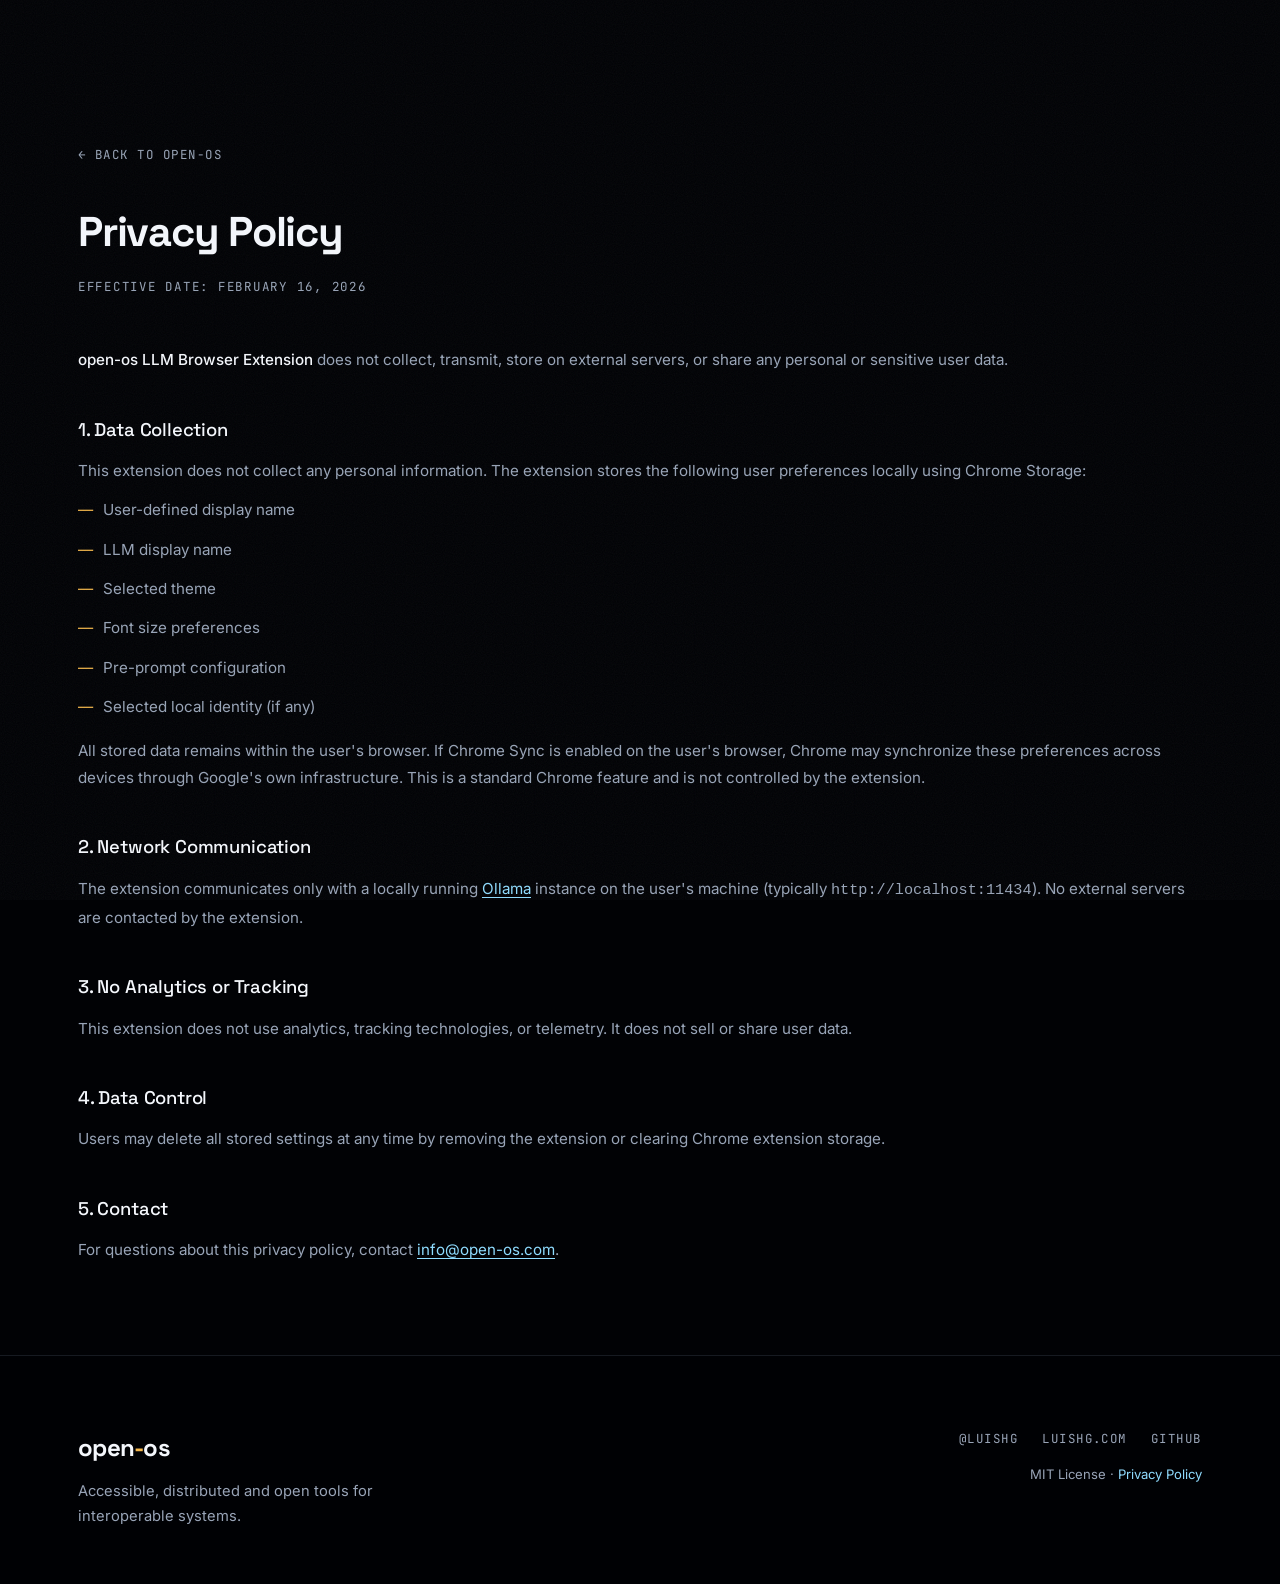
<file: privacy.html>
<!DOCTYPE html>
<html lang="en">
<head>
    <meta charset="UTF-8">
    <meta name="viewport" content="width=device-width, initial-scale=1.0">
    <meta name="description" content="Privacy Policy — open-os LLM Browser Extension">
    <title>Privacy Policy — open-os</title>
    <meta name="theme-color" content="#04060a">
    <link rel="icon" type="image/svg+xml" href="images/favicon.svg">
    <link rel="preconnect" href="https://fonts.googleapis.com">
    <link rel="preconnect" href="https://fonts.gstatic.com" crossorigin>
    <link href="https://fonts.googleapis.com/css2?family=Space+Grotesk:wght@500;700&family=Inter:wght@400;500;600&family=JetBrains+Mono:wght@400;500&display=swap" rel="stylesheet">
    <link rel="stylesheet" href="css/style.css">
    <style>
        .privacy {
            padding: 140px 0 80px;
        }
        .privacy h1 {
            font-family: var(--font-display);
            font-size: clamp(1.9rem, 5vw, 2.6rem);
            font-weight: 700;
            letter-spacing: -0.03em;
            margin-bottom: 8px;
        }
        .privacy .effective-date {
            font-family: var(--font-mono);
            font-size: 0.78rem;
            text-transform: uppercase;
            letter-spacing: 0.14em;
            color: var(--text-muted);
            margin-bottom: 48px;
        }
        .privacy h2 {
            font-family: var(--font-display);
            font-size: 1.15rem;
            font-weight: 500;
            margin-top: 40px;
            margin-bottom: 12px;
            letter-spacing: -0.01em;
        }
        .privacy p,
        .privacy li {
            color: var(--text-muted);
            font-size: 0.95rem;
            margin-bottom: 12px;
            line-height: 1.8;
        }
        .privacy ul {
            list-style: none;
            padding-left: 0;
            margin-bottom: 16px;
        }
        .privacy li::before {
            content: "\2014";
            color: var(--amber);
            margin-right: 10px;
        }
        .privacy p a {
            text-decoration: underline;
            text-underline-offset: 3px;
        }
        .privacy strong {
            color: var(--text);
            font-weight: 500;
        }
        .back-link {
            display: inline-block;
            margin-bottom: 32px;
            font-family: var(--font-mono);
            font-size: 0.78rem;
            text-transform: uppercase;
            letter-spacing: 0.12em;
            color: var(--text-muted);
        }
        .back-link:hover {
            color: var(--accent-light);
        }
    </style>
</head>
<body>

    <main class="privacy">
        <div class="container">
            <a href="/" class="back-link">&larr; back to open-os</a>
            <h1>Privacy Policy</h1>
            <p class="effective-date">Effective date: February 16, 2026</p>

            <p><strong>open-os LLM Browser Extension</strong> does not collect, transmit, store on external servers, or share any personal or sensitive user data.</p>

            <h2>1. Data Collection</h2>
            <p>This extension does not collect any personal information. The extension stores the following user preferences locally using Chrome Storage:</p>
            <ul>
                <li>User-defined display name</li>
                <li>LLM display name</li>
                <li>Selected theme</li>
                <li>Font size preferences</li>
                <li>Pre-prompt configuration</li>
                <li>Selected local identity (if any)</li>
            </ul>
            <p>All stored data remains within the user's browser. If Chrome Sync is enabled on the user's browser, Chrome may synchronize these preferences across devices through Google's own infrastructure. This is a standard Chrome feature and is not controlled by the extension.</p>

            <h2>2. Network Communication</h2>
            <p>The extension communicates only with a locally running <a href="https://ollama.com" target="_blank" rel="noopener">Ollama</a> instance on the user's machine (typically <code>http://localhost:11434</code>). No external servers are contacted by the extension.</p>

            <h2>3. No Analytics or Tracking</h2>
            <p>This extension does not use analytics, tracking technologies, or telemetry. It does not sell or share user data.</p>

            <h2>4. Data Control</h2>
            <p>Users may delete all stored settings at any time by removing the extension or clearing Chrome extension storage.</p>

            <h2>5. Contact</h2>
            <p>For questions about this privacy policy, contact <a href="mailto:info@open-os.com">info@open-os.com</a>.</p>
        </div>
    </main>

    <footer class="footer">
        <div class="container footer-inner">
            <div class="footer-brand-block">
                <p class="footer-brand">open<span class="accent">-</span>os</p>
                <p class="footer-tagline">Accessible, distributed and open tools for interoperable systems.</p>
            </div>
            <div class="footer-links-block">
                <p class="footer-author">
                    <a href="https://x.com/luishg" target="_blank" rel="noopener">@luishg</a>
                    <a href="https://luishg.com" target="_blank" rel="noopener">luishg.com</a>
                    <a href="https://github.com/luishg" target="_blank" rel="noopener">GitHub</a>
                </p>
                <p class="footer-license">MIT License &middot; <a href="/privacy.html">Privacy Policy</a></p>
            </div>
        </div>
    </footer>

</body>
</html>
</file>
<file: css/style.css>
/* ==========================================================================
   open-os — design system
   One continuous vertical artwork behind the whole page: the explorer at
   the base of a colossal machine-canyon, ascending toward the light as you
   scroll. Near-black glass panels, gold/cyan accents. Zero build step.
   ========================================================================== */

/* ----- Reset & tokens ----- */
*, *::before, *::after {
    box-sizing: border-box;
    margin: 0;
    padding: 0;
}

:root {
    --bg: #010205;
    --panel: rgba(2, 4, 9, 0.86);
    --bg-device: #05070d;
    --text: #f4f7fc;
    --text-body: #c5cfdd;
    --text-muted: #98a4b7;
    --accent: #56c8ff;          /* circuit cyan */
    --accent-light: #8fdcff;
    --amber: #f6b84b;           /* the light column */
    --amber-light: #ffd584;
    --border: rgba(170, 195, 230, 0.13);
    --border-strong: rgba(170, 195, 230, 0.30);

    --font-display: 'Space Grotesk', 'Inter', sans-serif;
    --font-body: 'Inter', -apple-system, BlinkMacSystemFont, sans-serif;
    --font-mono: 'JetBrains Mono', 'SF Mono', monospace;

    --container: 1180px;
    --radius: 12px;
    --radius-lg: 20px;
    --ease-out: cubic-bezier(0.16, 1, 0.3, 1);

    /* artwork aspect ratio: 6688 / 3764 */
    --bg-ratio: 1.7768;
}

html {
    scroll-behavior: smooth;
    scroll-padding-top: 80px;
    background-color: var(--bg);
}

body {
    font-family: var(--font-body);
    background-color: var(--bg);
    color: var(--text);
    line-height: 1.7;
    font-size: 16px;
    -webkit-font-smoothing: antialiased;
    overflow-x: hidden;
}

::selection {
    background: rgba(246, 184, 75, 0.4);
    color: #ffffff;
}

img {
    max-width: 100%;
    display: block;
}

a {
    color: var(--accent-light);
    text-decoration: none;
    transition: color 0.2s ease;
}

a:hover {
    color: #ffffff;
}

a:focus-visible,
button:focus-visible {
    outline: 2px solid var(--amber);
    outline-offset: 3px;
    border-radius: 2px;
}

.container {
    max-width: var(--container);
    margin: 0 auto;
    padding: 0 28px;
}

.sr-only {
    position: absolute;
    width: 1px;
    height: 1px;
    padding: 0;
    margin: -1px;
    overflow: hidden;
    clip: rect(0 0 0 0);
    white-space: nowrap;
    border: 0;
}

.skip-link {
    position: fixed;
    top: -100px;
    left: 16px;
    z-index: 100;
    padding: 12px 20px;
    background: var(--amber);
    color: #1a1003;
    font-weight: 600;
    border-radius: var(--radius);
    transition: top 0.2s ease;
}

.skip-link:focus {
    top: 16px;
    color: #1a1003;
}

/* Film grain over everything */
body::after {
    content: '';
    position: fixed;
    inset: 0;
    z-index: 60;
    pointer-events: none;
    opacity: 0.05;
    background-image: url("data:image/svg+xml,%3Csvg xmlns='http://www.w3.org/2000/svg' width='160' height='160'%3E%3Cfilter id='n'%3E%3CfeTurbulence type='fractalNoise' baseFrequency='0.9' numOctaves='2'/%3E%3C/filter%3E%3Crect width='160' height='160' filter='url(%23n)'/%3E%3C/svg%3E");
}

/* ----- Page background: the continuous artwork ----- */
.page-bg {
    position: fixed;
    inset: 0;
    z-index: 0;
    overflow: hidden;
    pointer-events: none;
    background: var(--bg);
}

/* Without JS the hero composition (explorer at the base) stays fixed.
   JS pans the image upward through the canyon as the page scrolls. */
.page-bg img {
    position: absolute;
    bottom: 0;
    left: 50%;
    transform: translateX(-50%);
    width: max(100vw, 84.5vh); /* tall enough to always cover and leave travel */
    height: auto;
    will-change: transform;
}

main, .footer, .site-nav {
    position: relative;
    z-index: 1;
}

/* ----- Shared type ----- */
.kicker {
    font-family: var(--font-mono);
    font-size: 0.75rem;
    font-weight: 500;
    text-transform: uppercase;
    letter-spacing: 0.22em;
    color: var(--accent-light);
    margin-bottom: 24px;
}

.kicker-dot {
    display: inline-block;
    width: 8px;
    height: 8px;
    margin-right: 12px;
    border-radius: 50%;
    background: var(--amber);
    box-shadow: 0 0 12px rgba(246, 184, 75, 0.9);
    animation: pulse 2.4s ease-in-out infinite;
    vertical-align: 1px;
}

@keyframes pulse {
    0%, 100% { opacity: 1; }
    50% { opacity: 0.35; }
}

.statement {
    font-family: var(--font-display);
    font-size: clamp(1.9rem, 4.2vw, 3.4rem);
    font-weight: 500;
    line-height: 1.15;
    letter-spacing: -0.02em;
    max-width: 21em;
    color: #ffffff;
}

.statement em {
    font-style: normal;
    color: var(--amber-light);
}

.statement-sub {
    margin-top: 24px;
    font-size: clamp(1.05rem, 1.6vw, 1.3rem);
    color: var(--text-muted);
    max-width: 36em;
}

.ext {
    font-size: 0.75em;
    margin-left: 0.35em;
    display: inline-block;
}

/* ----- Panels: near-black glass over the artwork ----- */
.panel {
    background: var(--panel);
    backdrop-filter: blur(18px) saturate(140%);
    -webkit-backdrop-filter: blur(18px) saturate(140%);
    border: 1px solid var(--border);
    border-radius: var(--radius-lg);
    padding: clamp(36px, 5vw, 64px);
    box-shadow: 0 30px 80px rgba(0, 0, 0, 0.55);
}

.panel-slim {
    padding: clamp(28px, 4vw, 48px) clamp(36px, 5vw, 64px);
}

/* ----- Buttons ----- */
.btn {
    display: inline-block;
    padding: 15px 32px;
    border-radius: 8px;
    font-size: 0.95rem;
    font-weight: 600;
    letter-spacing: -0.01em;
    transition: transform 0.25s var(--ease-out), box-shadow 0.25s var(--ease-out),
                background 0.25s ease, border-color 0.25s ease, color 0.2s ease;
}

.btn-primary {
    background: var(--amber);
    color: #1a1003;
}

.btn-primary:hover {
    background: var(--amber-light);
    color: #1a1003;
    transform: translateY(-2px);
    box-shadow: 0 10px 44px rgba(246, 184, 75, 0.45);
}

.btn-ghost {
    border: 1px solid rgba(244, 247, 252, 0.45);
    color: var(--text);
    background: rgba(1, 2, 5, 0.35);
}

.btn-ghost:hover {
    border-color: var(--amber-light);
    color: #ffffff;
    transform: translateY(-2px);
}

/* ----- Navigation ----- */
.site-nav {
    position: fixed;
    top: 0;
    left: 0;
    right: 0;
    z-index: 50;
    transition: background 0.35s ease, border-color 0.35s ease, backdrop-filter 0.35s ease;
    border-bottom: 1px solid transparent;
}

.site-nav.scrolled {
    background: rgba(1, 2, 5, 0.82);
    backdrop-filter: blur(14px) saturate(160%);
    -webkit-backdrop-filter: blur(14px) saturate(160%);
    border-bottom-color: var(--border);
}

.site-nav-inner {
    max-width: var(--container);
    margin: 0 auto;
    padding: 18px 28px;
    display: flex;
    align-items: center;
    justify-content: space-between;
}

.wordmark {
    font-family: var(--font-display);
    font-size: 1.25rem;
    font-weight: 700;
    letter-spacing: -0.03em;
    color: #ffffff;
    white-space: nowrap;
    text-shadow: 0 1px 12px rgba(0, 0, 0, 0.8);
}

.wordmark:hover {
    color: var(--amber-light);
}

.nav-links {
    list-style: none;
    display: flex;
    gap: 32px;
}

.nav-links a {
    font-family: var(--font-mono);
    font-size: 0.72rem;
    font-weight: 500;
    text-transform: uppercase;
    letter-spacing: 0.16em;
    color: #d7dfeb;
    text-shadow: 0 1px 10px rgba(0, 0, 0, 0.9);
}

.nav-links a:hover {
    color: var(--amber-light);
}

/* ----- Hero ----- */
.hero {
    position: relative;
    min-height: 100vh;
    min-height: 100svh;
    display: flex;
    align-items: center;
}

/* Soft scrim: keeps the nav legible and seats the title on the light column */
.hero-veil {
    position: absolute;
    inset: 0;
    background:
        linear-gradient(to bottom, rgba(1, 2, 5, 0.55) 0%, rgba(1, 2, 5, 0) 20%),
        radial-gradient(ellipse 60% 42% at 50% 40%, rgba(1, 2, 5, 0.52) 0%, rgba(1, 2, 5, 0) 70%);
}

.hero-content {
    position: relative;
    z-index: 2;
    width: 100%;
    max-width: var(--container);
    margin: 0 auto;
    padding: 0 28px;
    text-align: center;
    transform: translateY(-6vh);
}

.hero-content .kicker {
    text-shadow: 0 1px 14px rgba(0, 0, 0, 0.95);
}

.hero-title {
    font-family: var(--font-display);
    font-size: clamp(4.2rem, 12vw, 9.5rem);
    font-weight: 700;
    line-height: 0.95;
    letter-spacing: -0.045em;
    color: #ffffff;
    margin-bottom: 20px;
    text-shadow: 0 4px 70px rgba(0, 0, 0, 0.85), 0 1px 18px rgba(0, 0, 0, 0.7);
}

.hero-title .accent {
    color: var(--amber);
}

.hero-tagline {
    font-size: clamp(1.1rem, 2.1vw, 1.45rem);
    color: #e8eef7;
    letter-spacing: -0.01em;
    line-height: 1.5;
    margin: 0 auto 44px;
    max-width: 34em;
    text-shadow: 0 2px 26px rgba(0, 0, 0, 0.9);
}

.hero-actions {
    display: flex;
    gap: 16px;
    flex-wrap: wrap;
    justify-content: center;
}

.scroll-cue {
    position: absolute;
    left: 50%;
    bottom: 28px;
    transform: translateX(-50%);
    z-index: 2;
    width: 1px;
    height: 56px;
    background: rgba(244, 247, 252, 0.22);
    overflow: hidden;
}

.scroll-cue span {
    position: absolute;
    top: -40%;
    left: 0;
    width: 100%;
    height: 40%;
    background: var(--amber-light);
    animation: cue 2.2s var(--ease-out) infinite;
}

@keyframes cue {
    0% { top: -40%; }
    70%, 100% { top: 110%; }
}

/* ----- Principles ----- */
.principles {
    padding: clamp(80px, 14vh, 160px) 0 0;
}

.principle-grid {
    list-style: none;
    display: grid;
    grid-template-columns: repeat(3, 1fr);
    gap: 40px;
    margin-top: clamp(48px, 7vh, 80px);
}

.principle {
    border-top: 1px solid var(--border-strong);
    padding-top: 28px;
}

.principle-index {
    font-family: var(--font-mono);
    font-size: 0.72rem;
    letter-spacing: 0.18em;
    color: var(--amber);
}

.principle h3 {
    font-family: var(--font-display);
    font-size: 1.35rem;
    font-weight: 500;
    letter-spacing: -0.01em;
    margin: 14px 0 10px;
    color: #ffffff;
}

.principle p {
    color: var(--text-muted);
    font-size: 0.95rem;
}

/* ----- Missions ----- */
.missions {
    padding: clamp(48px, 8vh, 96px) 0 0;
}

.missions-head {
    margin-bottom: 48px;
}

.mission {
    margin-bottom: 48px;
}

.mission-meta {
    display: flex;
    align-items: center;
    justify-content: space-between;
    gap: 16px;
    flex-wrap: wrap;
    margin-bottom: clamp(32px, 4vh, 48px);
}

.mission-index {
    font-family: var(--font-mono);
    font-size: 0.8rem;
    font-weight: 500;
    letter-spacing: 0.2em;
    color: var(--amber);
}

.mission-tags {
    display: flex;
    gap: 10px;
    flex-wrap: wrap;
}

.status {
    font-family: var(--font-mono);
    font-size: 0.62rem;
    font-weight: 500;
    padding: 6px 14px;
    text-transform: uppercase;
    letter-spacing: 0.14em;
    border-radius: 100px;
    border: 1px solid transparent;
}

.status-released {
    background: rgba(86, 200, 255, 0.1);
    border-color: rgba(86, 200, 255, 0.4);
    color: var(--accent-light);
}

.status-progress {
    background: rgba(246, 184, 75, 0.1);
    border-color: rgba(246, 184, 75, 0.4);
    color: var(--amber-light);
}

.status-production {
    background: rgba(74, 222, 128, 0.1);
    border-color: rgba(74, 222, 128, 0.4);
    color: #7df0ab;
}

.status-opensource {
    background: rgba(192, 132, 252, 0.1);
    border-color: rgba(192, 132, 252, 0.4);
    color: #d4b3fb;
}

.status-crossplatform {
    background: rgba(244, 114, 182, 0.1);
    border-color: rgba(244, 114, 182, 0.4);
    color: #fbb6d5;
}

.mission-body {
    display: grid;
    grid-template-columns: minmax(0, 5fr) minmax(0, 7fr);
    gap: clamp(36px, 4vw, 64px);
    align-items: center;
}

/* Alternate text/visual sides */
.mission:nth-of-type(even) .mission-text { order: 2; }
.mission:nth-of-type(even) .mission-visual { order: 1; }

.mission h3 {
    font-family: var(--font-display);
    font-size: clamp(1.8rem, 3vw, 2.5rem);
    font-weight: 700;
    letter-spacing: -0.025em;
    line-height: 1.1;
    margin-bottom: 12px;
    color: #ffffff;
}

.mission-subtitle {
    font-size: 1.1rem;
    color: var(--accent-light);
    letter-spacing: -0.01em;
    margin-bottom: 22px;
}

.mission-text > p {
    color: var(--text-body);
    font-size: 0.98rem;
    margin-bottom: 14px;
}

.mission-note {
    color: var(--text-muted);
    font-size: 0.9rem;
}

.mission-motto {
    font-family: var(--font-display);
    font-size: 1.2rem;
    color: var(--amber-light);
}

.mission-stats {
    display: flex;
    gap: 32px;
    flex-wrap: wrap;
    margin: 22px 0;
}

.mission-stats span {
    font-family: var(--font-display);
    font-size: 1.6rem;
    font-weight: 700;
    color: #ffffff;
    line-height: 1.2;
}

.mission-stats small {
    display: block;
    font-family: var(--font-mono);
    font-size: 0.62rem;
    font-weight: 400;
    text-transform: uppercase;
    letter-spacing: 0.14em;
    color: var(--text-muted);
    margin-top: 4px;
}

.mission-links {
    margin-top: 28px;
    display: flex;
    gap: 28px;
    flex-wrap: wrap;
}

.arrow-link {
    font-family: var(--font-mono);
    font-size: 0.78rem;
    font-weight: 500;
    text-transform: uppercase;
    letter-spacing: 0.12em;
    color: var(--text);
    padding-bottom: 6px;
    border-bottom: 1px solid var(--border-strong);
    transition: color 0.2s ease, border-color 0.2s ease;
}

.arrow-link::after {
    content: '\2192';
    margin-left: 0.6em;
    color: var(--amber);
    display: inline-block;
    transition: transform 0.25s var(--ease-out);
}

.arrow-link:hover {
    color: var(--amber-light);
    border-bottom-color: var(--amber-light);
}

.arrow-link:hover::after {
    transform: translateX(4px);
}

/* ----- Device frames (screenshots) ----- */
.device {
    border-radius: var(--radius);
    background: var(--bg-device);
    border: 1px solid var(--border);
    overflow: hidden;
    box-shadow: 0 30px 80px rgba(0, 0, 0, 0.6);
    transition: transform 0.4s var(--ease-out), box-shadow 0.4s var(--ease-out), border-color 0.3s ease;
    transform-style: preserve-3d;
}

.device:hover {
    border-color: rgba(246, 184, 75, 0.45);
    box-shadow:
        0 0 24px rgba(246, 184, 75, 0.14),
        0 0 70px rgba(246, 184, 75, 0.08),
        0 40px 90px rgba(0, 0, 0, 0.6);
}

.device-bar {
    display: flex;
    align-items: center;
    gap: 14px;
    padding: 11px 16px;
    background: rgba(170, 195, 230, 0.06);
    border-bottom: 1px solid var(--border);
}

.device-dots {
    display: flex;
    gap: 6px;
}

.device-dots i {
    width: 9px;
    height: 9px;
    border-radius: 50%;
    background: rgba(170, 195, 230, 0.28);
}

.device-terminal .device-dots i:first-child { background: rgba(251, 113, 133, 0.55); }
.device-terminal .device-dots i:nth-child(2) { background: rgba(246, 184, 75, 0.55); }
.device-terminal .device-dots i:last-child  { background: rgba(74, 222, 128, 0.55); }

.device-url {
    font-family: var(--font-mono);
    font-size: 0.68rem;
    letter-spacing: 0.06em;
    color: var(--text-muted);
    white-space: nowrap;
    overflow: hidden;
    text-overflow: ellipsis;
}

.device img {
    width: 100%;
    height: auto;
}

/* ----- Window band: the artwork breathes ----- */
.window-band {
    position: relative;
    min-height: 90vh;
    display: flex;
    align-items: center;
    padding: clamp(120px, 18vh, 200px) 0;
}

.window-inner {
    width: 100%;
    max-width: 880px;
    margin: 0 auto;
    padding: 48px 28px;
    text-align: center;
    background: radial-gradient(ellipse closest-side, rgba(1, 2, 5, 0.62) 0%, rgba(1, 2, 5, 0) 100%);
}

.window-inner .statement {
    margin: 0 auto;
    text-shadow: 0 2px 40px rgba(0, 0, 0, 0.95), 0 1px 12px rgba(0, 0, 0, 0.8);
}

.window-inner .statement-sub {
    margin-left: auto;
    margin-right: auto;
    color: #cdd7e4;
    text-shadow: 0 1px 20px rgba(0, 0, 0, 0.95);
}

.window-inner .kicker {
    text-shadow: 0 1px 14px rgba(0, 0, 0, 0.95);
}

.window-actions {
    margin-top: 44px;
}

/* ----- Footer ----- */
.footer {
    border-top: 1px solid var(--border);
    padding: 72px 0 56px;
    background: rgba(1, 2, 5, 0.92);
    backdrop-filter: blur(10px);
    -webkit-backdrop-filter: blur(10px);
}

.footer-inner {
    display: flex;
    justify-content: space-between;
    gap: 48px;
    flex-wrap: wrap;
}

.footer-brand {
    font-family: var(--font-display);
    font-size: 1.5rem;
    font-weight: 700;
    letter-spacing: -0.03em;
    margin-bottom: 10px;
}

.footer-brand .accent {
    color: var(--amber);
}

.footer-tagline {
    color: var(--text-muted);
    font-size: 0.92rem;
    max-width: 26em;
}

.footer-links-block {
    text-align: right;
}

.footer-author {
    display: flex;
    gap: 24px;
    justify-content: flex-end;
    margin-bottom: 14px;
}

.footer-author a {
    font-family: var(--font-mono);
    font-size: 0.78rem;
    text-transform: uppercase;
    letter-spacing: 0.12em;
    color: var(--text-muted);
}

.footer-author a:hover {
    color: var(--amber-light);
}

.footer-license {
    color: var(--text-muted);
    font-size: 0.82rem;
}

/* ----- Scroll reveal (JS adds .revealed; without JS everything is visible) ----- */
html.js .reveal {
    opacity: 0;
    transform: translateY(36px);
    transition: opacity 0.9s var(--ease-out), transform 0.9s var(--ease-out);
}

html.js .reveal.revealed {
    opacity: 1;
    transform: translateY(0);
}

/* ----- Responsive ----- */
@media (max-width: 960px) {
    .mission-body {
        grid-template-columns: 1fr;
        gap: 36px;
    }

    /* Visual below text on mobile, regardless of alternation */
    .mission:nth-of-type(even) .mission-text { order: 1; }
    .mission:nth-of-type(even) .mission-visual { order: 2; }

    .principle-grid {
        grid-template-columns: 1fr;
        gap: 28px;
    }

    .footer-links-block,
    .footer-author {
        text-align: left;
        justify-content: flex-start;
    }
}

@media (max-width: 600px) {
    .container {
        padding: 0 18px;
    }

    .panel {
        padding: 28px 22px;
    }

    .panel-slim {
        padding: 24px 22px;
    }

    .nav-links {
        gap: 14px;
    }

    .nav-links a {
        font-size: 0.62rem;
        letter-spacing: 0.1em;
    }

    .wordmark {
        font-size: 1.1rem;
    }

    .hero-content {
        transform: translateY(-4vh);
    }

    .hero-actions .btn {
        padding: 14px 24px;
        font-size: 0.9rem;
    }

    .mission-stats {
        gap: 22px;
    }
}

/* ----- Reduced motion ----- */
@media (prefers-reduced-motion: reduce) {
    html {
        scroll-behavior: auto;
    }

    *, *::before, *::after {
        animation-duration: 0.01ms !important;
        animation-iteration-count: 1 !important;
        transition-duration: 0.01ms !important;
    }

    html.js .reveal {
        opacity: 1;
        transform: none;
    }

    .scroll-cue {
        display: none;
    }

    .page-bg img {
        will-change: auto;
    }
}
</file>
